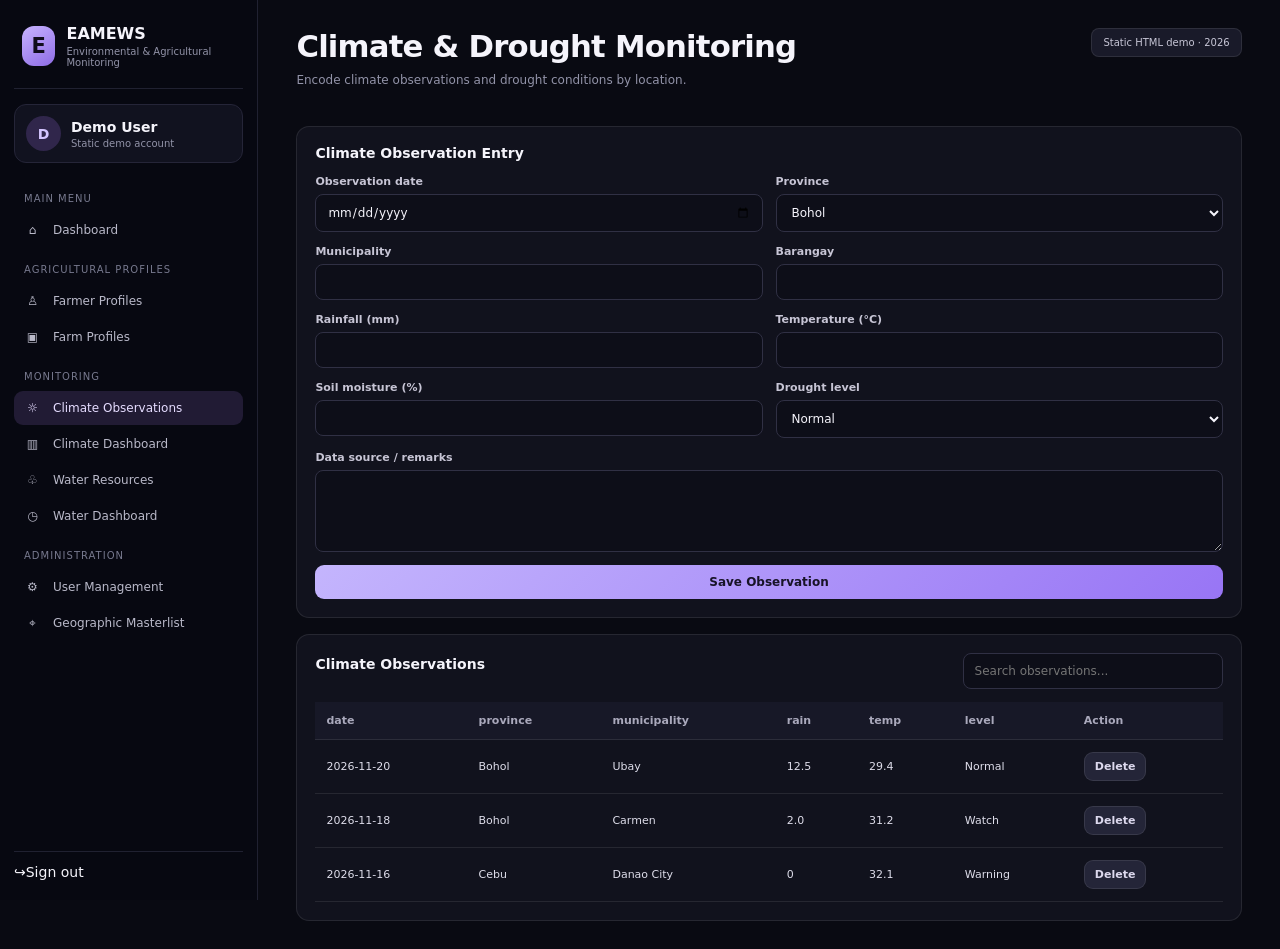
<file: climate.html>
<!doctype html><html lang="en"><head><meta charset="utf-8"><meta name="viewport" content="width=device-width,initial-scale=1"><title>Climate & Drought Monitoring | EAMEWS</title><link rel="stylesheet" href="assets/style.css"></head><body><div class="shell">
<aside class="sidebar"><div class="brand"><div class="brand-mark">E</div><div><strong>EAMEWS</strong><small>Environmental & Agricultural Monitoring</small></div></div><div class="profile"><div class="avatar">D</div><div><b data-user>Demo User</b><small>Static demo account</small></div></div><nav class="nav">
<div class="nav-label">Main menu</div><a href="dashboard.html"><span>⌂</span>Dashboard</a>
<div class="nav-label">Agricultural profiles</div><a href="farmers.html"><span>♙</span>Farmer Profiles</a><a href="farms.html"><span>▣</span>Farm Profiles</a>
<div class="nav-label">Monitoring</div><a href="climate.html" class="active"><span>☼</span>Climate Observations</a><a href="climate_dashboard.html"><span>▥</span>Climate Dashboard</a><a href="water_resources.html"><span>♧</span>Water Resources</a><a href="water_dashboard.html"><span>◷</span>Water Dashboard</a>
<div class="nav-label">Administration</div><a href="users.html"><span>⚙</span>User Management</a><a href="locations.html"><span>⌖</span>Geographic Masterlist</a>
</nav><div class="side-bottom"><a href="login.html" id="logoutLink" class="nav"><span>↪</span>Sign out</a></div></aside>
<main class="main"><header class="topline"><div><h1>Climate & Drought Monitoring</h1><p class="sub">Encode climate observations and drought conditions by location.</p></div><span class="chip">Static HTML demo · <span data-year></span></span></header>
<div class="card"><h2>Climate Observation Entry</h2><form id="climateForm" class="form-grid"><div class="field"><label>Observation date</label><input type="date" name="date" required></div><div class="field"><label>Province</label><select name="province"><option>Bohol</option><option>Cebu</option></select></div><div class="field"><label>Municipality</label><input name="municipality" required></div><div class="field"><label>Barangay</label><input name="barangay"></div><div class="field"><label>Rainfall (mm)</label><input type="number" step="any" min="0" name="rain"></div><div class="field"><label>Temperature (°C)</label><input type="number" step="any" name="temp"></div><div class="field"><label>Soil moisture (%)</label><input type="number" min="0" max="100" step="any" name="moist"></div><div class="field"><label>Drought level</label><select name="level"><option>Normal</option><option>Watch</option><option>Warning</option><option>Critical</option></select></div><div class="field full"><label>Data source / remarks</label><textarea name="source"></textarea></div><div class="field full"><button class="btn">Save Observation</button></div></form></div>
<div class="card section"><div class="toolbar"><h2>Climate Observations</h2><input class="search" id="climateSearch" placeholder="Search observations..."></div><div id="climateTable"></div></div>
</main></div><script src="assets/app.js"></script></body></html>
</file>
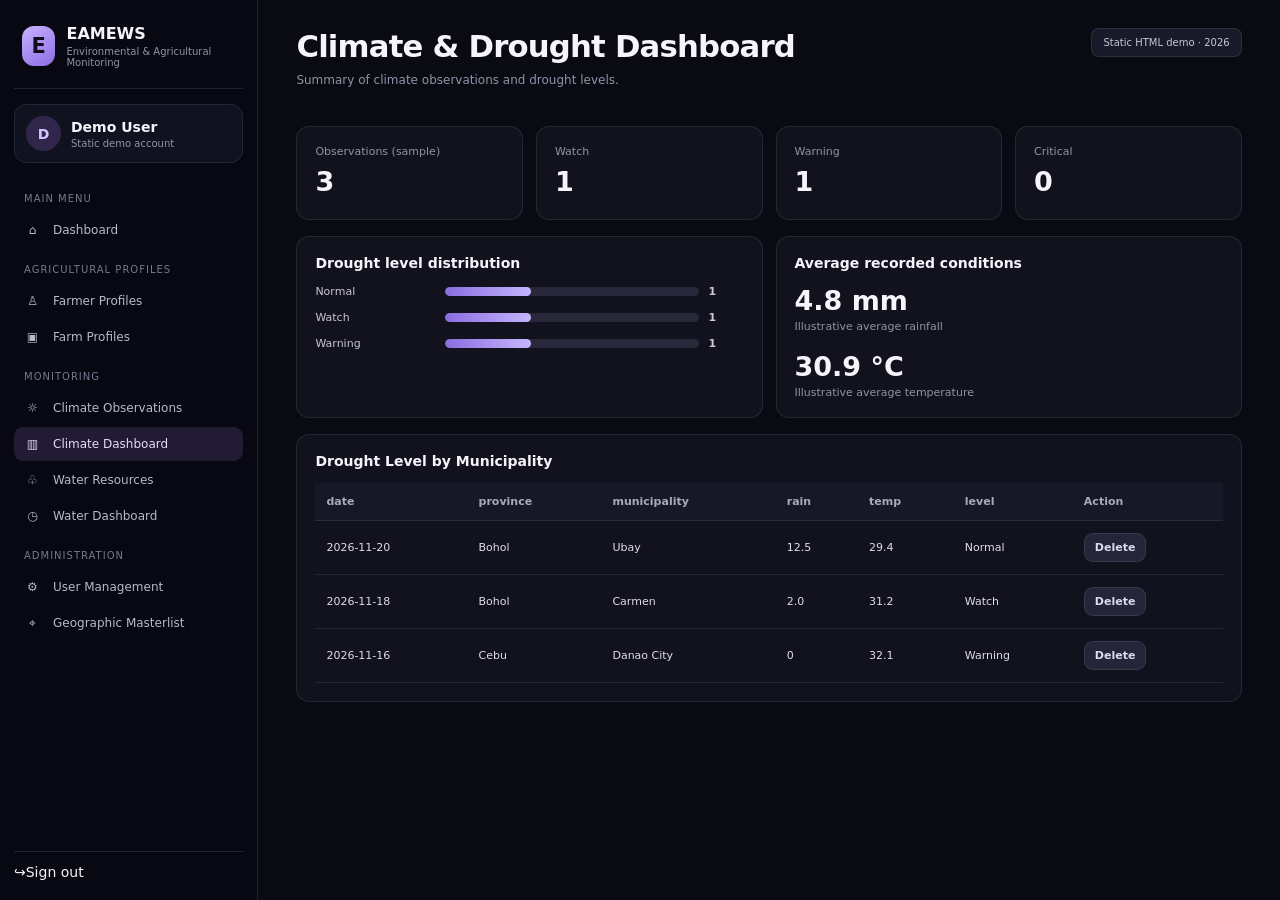
<file: climate_dashboard.html>
<!doctype html><html lang="en"><head><meta charset="utf-8"><meta name="viewport" content="width=device-width,initial-scale=1"><title>Climate & Drought Dashboard | EAMEWS</title><link rel="stylesheet" href="assets/style.css"></head><body><div class="shell">
<aside class="sidebar"><div class="brand"><div class="brand-mark">E</div><div><strong>EAMEWS</strong><small>Environmental & Agricultural Monitoring</small></div></div><div class="profile"><div class="avatar">D</div><div><b data-user>Demo User</b><small>Static demo account</small></div></div><nav class="nav">
<div class="nav-label">Main menu</div><a href="dashboard.html"><span>⌂</span>Dashboard</a>
<div class="nav-label">Agricultural profiles</div><a href="farmers.html"><span>♙</span>Farmer Profiles</a><a href="farms.html"><span>▣</span>Farm Profiles</a>
<div class="nav-label">Monitoring</div><a href="climate.html"><span>☼</span>Climate Observations</a><a href="climate_dashboard.html" class="active"><span>▥</span>Climate Dashboard</a><a href="water_resources.html"><span>♧</span>Water Resources</a><a href="water_dashboard.html"><span>◷</span>Water Dashboard</a>
<div class="nav-label">Administration</div><a href="users.html"><span>⚙</span>User Management</a><a href="locations.html"><span>⌖</span>Geographic Masterlist</a>
</nav><div class="side-bottom"><a href="login.html" id="logoutLink" class="nav"><span>↪</span>Sign out</a></div></aside>
<main class="main"><header class="topline"><div><h1>Climate & Drought Dashboard</h1><p class="sub">Summary of climate observations and drought levels.</p></div><span class="chip">Static HTML demo · <span data-year></span></span></header>
<div class="grid"><div class="card"><div class="metric-label">Observations (sample)</div><div class="metric">3</div></div><div class="card"><div class="metric-label">Watch</div><div class="metric">1</div></div><div class="card"><div class="metric-label">Warning</div><div class="metric">1</div></div><div class="card"><div class="metric-label">Critical</div><div class="metric">0</div></div></div>
<div class="grid two"><div class="card"><h2>Drought level distribution</h2><div class="chart-bars"><div class="bar-row"><span>Normal</span><div class="bar"><i style="width:34%"></i></div><b>1</b></div><div class="bar-row"><span>Watch</span><div class="bar"><i style="width:34%"></i></div><b>1</b></div><div class="bar-row"><span>Warning</span><div class="bar"><i style="width:34%"></i></div><b>1</b></div></div></div><div class="card"><h2>Average recorded conditions</h2><div class="metric">4.8 mm</div><div class="metric-label">Illustrative average rainfall</div><div class="metric" style="margin-top:18px">30.9 °C</div><div class="metric-label">Illustrative average temperature</div></div></div>
<div class="card section"><h2>Drought Level by Municipality</h2><div id="climateTable"></div></div>
</main></div><script src="assets/app.js"></script></body></html>
</file>
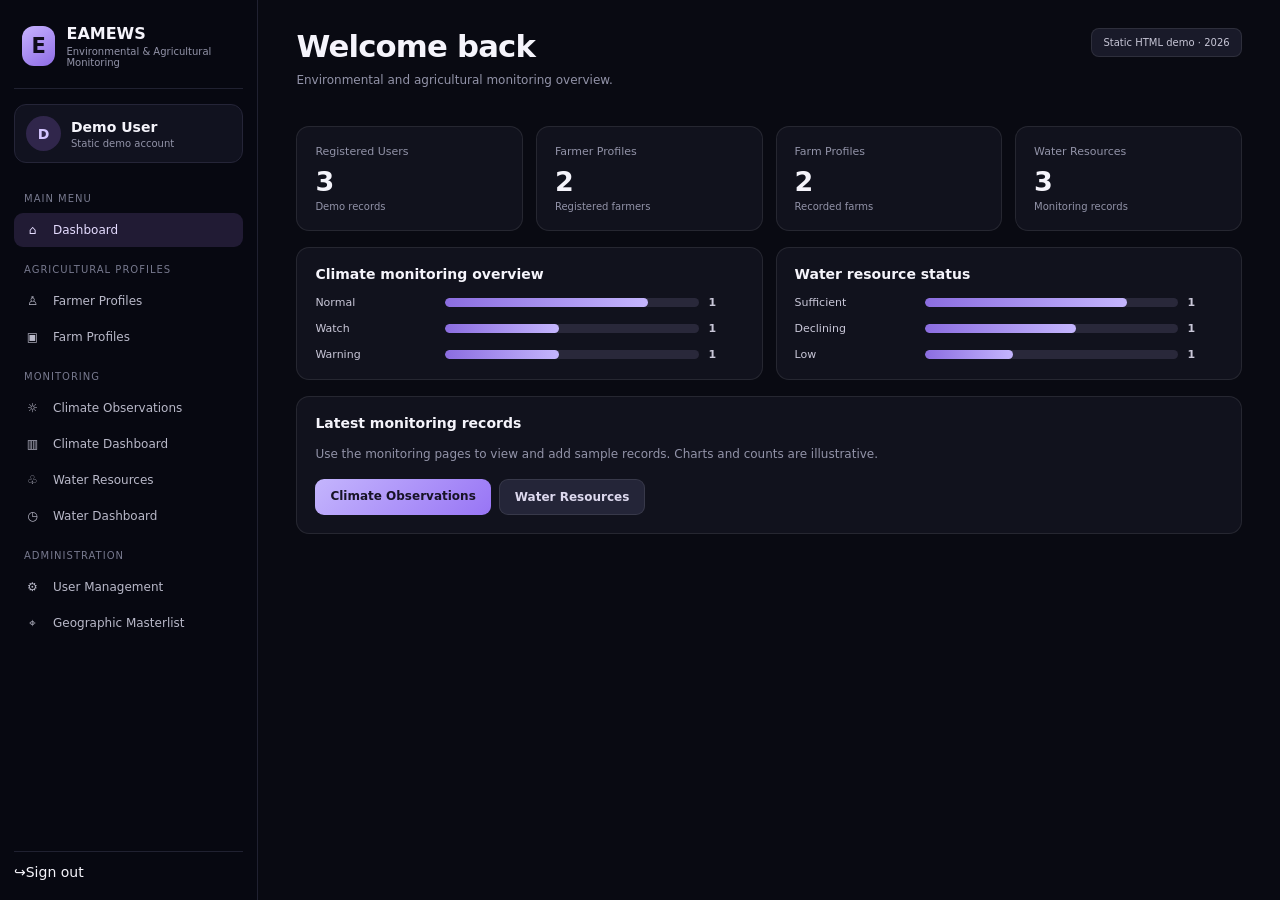
<file: dashboard.html>
<!doctype html><html lang="en"><head><meta charset="utf-8"><meta name="viewport" content="width=device-width,initial-scale=1"><title>Welcome back | EAMEWS</title><link rel="stylesheet" href="assets/style.css"></head><body><div class="shell">
<aside class="sidebar"><div class="brand"><div class="brand-mark">E</div><div><strong>EAMEWS</strong><small>Environmental & Agricultural Monitoring</small></div></div><div class="profile"><div class="avatar">D</div><div><b data-user>Demo User</b><small>Static demo account</small></div></div><nav class="nav">
<div class="nav-label">Main menu</div><a href="dashboard.html" class="active"><span>⌂</span>Dashboard</a>
<div class="nav-label">Agricultural profiles</div><a href="farmers.html"><span>♙</span>Farmer Profiles</a><a href="farms.html"><span>▣</span>Farm Profiles</a>
<div class="nav-label">Monitoring</div><a href="climate.html"><span>☼</span>Climate Observations</a><a href="climate_dashboard.html"><span>▥</span>Climate Dashboard</a><a href="water_resources.html"><span>♧</span>Water Resources</a><a href="water_dashboard.html"><span>◷</span>Water Dashboard</a>
<div class="nav-label">Administration</div><a href="users.html"><span>⚙</span>User Management</a><a href="locations.html"><span>⌖</span>Geographic Masterlist</a>
</nav><div class="side-bottom"><a href="login.html" id="logoutLink" class="nav"><span>↪</span>Sign out</a></div></aside>
<main class="main"><header class="topline"><div><h1>Welcome back</h1><p class="sub">Environmental and agricultural monitoring overview.</p></div><span class="chip">Static HTML demo · <span data-year></span></span></header>
<div class="grid"><div class="card"><div class="metric-label">Registered Users</div><div class="metric" id="uCount">3</div><div class="metric-note">Demo records</div></div><div class="card"><div class="metric-label">Farmer Profiles</div><div class="metric" id="fCount">2</div><div class="metric-note">Registered farmers</div></div><div class="card"><div class="metric-label">Farm Profiles</div><div class="metric" id="farmCount">2</div><div class="metric-note">Recorded farms</div></div><div class="card"><div class="metric-label">Water Resources</div><div class="metric" id="wCount">3</div><div class="metric-note">Monitoring records</div></div></div>
<div class="grid two"><div class="card"><h2>Climate monitoring overview</h2><div class="chart-bars"><div class="bar-row"><span>Normal</span><div class="bar"><i style="width:80%"></i></div><b>1</b></div><div class="bar-row"><span>Watch</span><div class="bar"><i style="width:45%"></i></div><b>1</b></div><div class="bar-row"><span>Warning</span><div class="bar"><i style="width:45%"></i></div><b>1</b></div></div></div><div class="card"><h2>Water resource status</h2><div class="chart-bars"><div class="bar-row"><span>Sufficient</span><div class="bar"><i style="width:80%"></i></div><b>1</b></div><div class="bar-row"><span>Declining</span><div class="bar"><i style="width:60%"></i></div><b>1</b></div><div class="bar-row"><span>Low</span><div class="bar"><i style="width:35%"></i></div><b>1</b></div></div></div></div>
<div class="card section"><h2>Latest monitoring records</h2><p class="sub">Use the monitoring pages to view and add sample records. Charts and counts are illustrative.</p><div class="form-actions"><a class="btn" href="climate.html">Climate Observations</a><a class="btn secondary" href="water_resources.html">Water Resources</a></div></div>
</main></div><script src="assets/app.js"></script></body></html>
</file>
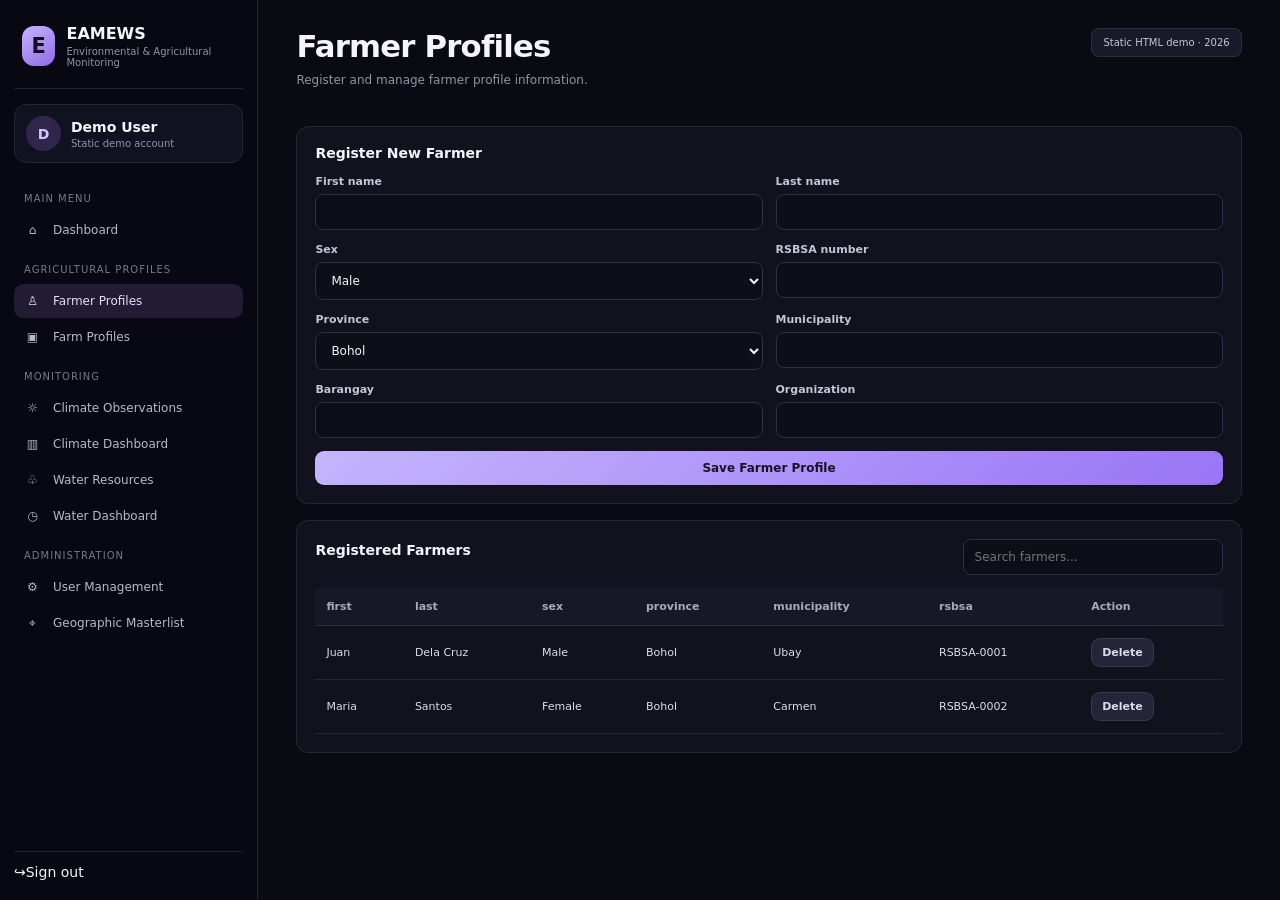
<file: farmers.html>
<!doctype html><html lang="en"><head><meta charset="utf-8"><meta name="viewport" content="width=device-width,initial-scale=1"><title>Farmer Profiles | EAMEWS</title><link rel="stylesheet" href="assets/style.css"></head><body><div class="shell">
<aside class="sidebar"><div class="brand"><div class="brand-mark">E</div><div><strong>EAMEWS</strong><small>Environmental & Agricultural Monitoring</small></div></div><div class="profile"><div class="avatar">D</div><div><b data-user>Demo User</b><small>Static demo account</small></div></div><nav class="nav">
<div class="nav-label">Main menu</div><a href="dashboard.html"><span>⌂</span>Dashboard</a>
<div class="nav-label">Agricultural profiles</div><a href="farmers.html" class="active"><span>♙</span>Farmer Profiles</a><a href="farms.html"><span>▣</span>Farm Profiles</a>
<div class="nav-label">Monitoring</div><a href="climate.html"><span>☼</span>Climate Observations</a><a href="climate_dashboard.html"><span>▥</span>Climate Dashboard</a><a href="water_resources.html"><span>♧</span>Water Resources</a><a href="water_dashboard.html"><span>◷</span>Water Dashboard</a>
<div class="nav-label">Administration</div><a href="users.html"><span>⚙</span>User Management</a><a href="locations.html"><span>⌖</span>Geographic Masterlist</a>
</nav><div class="side-bottom"><a href="login.html" id="logoutLink" class="nav"><span>↪</span>Sign out</a></div></aside>
<main class="main"><header class="topline"><div><h1>Farmer Profiles</h1><p class="sub">Register and manage farmer profile information.</p></div><span class="chip">Static HTML demo · <span data-year></span></span></header>
<div class="card"><h2>Register New Farmer</h2><form id="farmerForm" class="form-grid"><div class="field"><label>First name</label><input name="first" required></div><div class="field"><label>Last name</label><input name="last" required></div><div class="field"><label>Sex</label><select name="sex"><option>Male</option><option>Female</option><option>Other</option></select></div><div class="field"><label>RSBSA number</label><input name="rsbsa"></div><div class="field"><label>Province</label><select name="province"><option>Bohol</option><option>Cebu</option></select></div><div class="field"><label>Municipality</label><input name="municipality" required></div><div class="field"><label>Barangay</label><input name="barangay"></div><div class="field"><label>Organization</label><input name="organization"></div><div class="field full"><button class="btn">Save Farmer Profile</button></div></form></div>
<div class="card section"><div class="toolbar"><h2>Registered Farmers</h2><input class="search" id="farmerSearch" placeholder="Search farmers..."></div><div id="farmersTable"></div></div>
</main></div><script src="assets/app.js"></script></body></html>
</file>
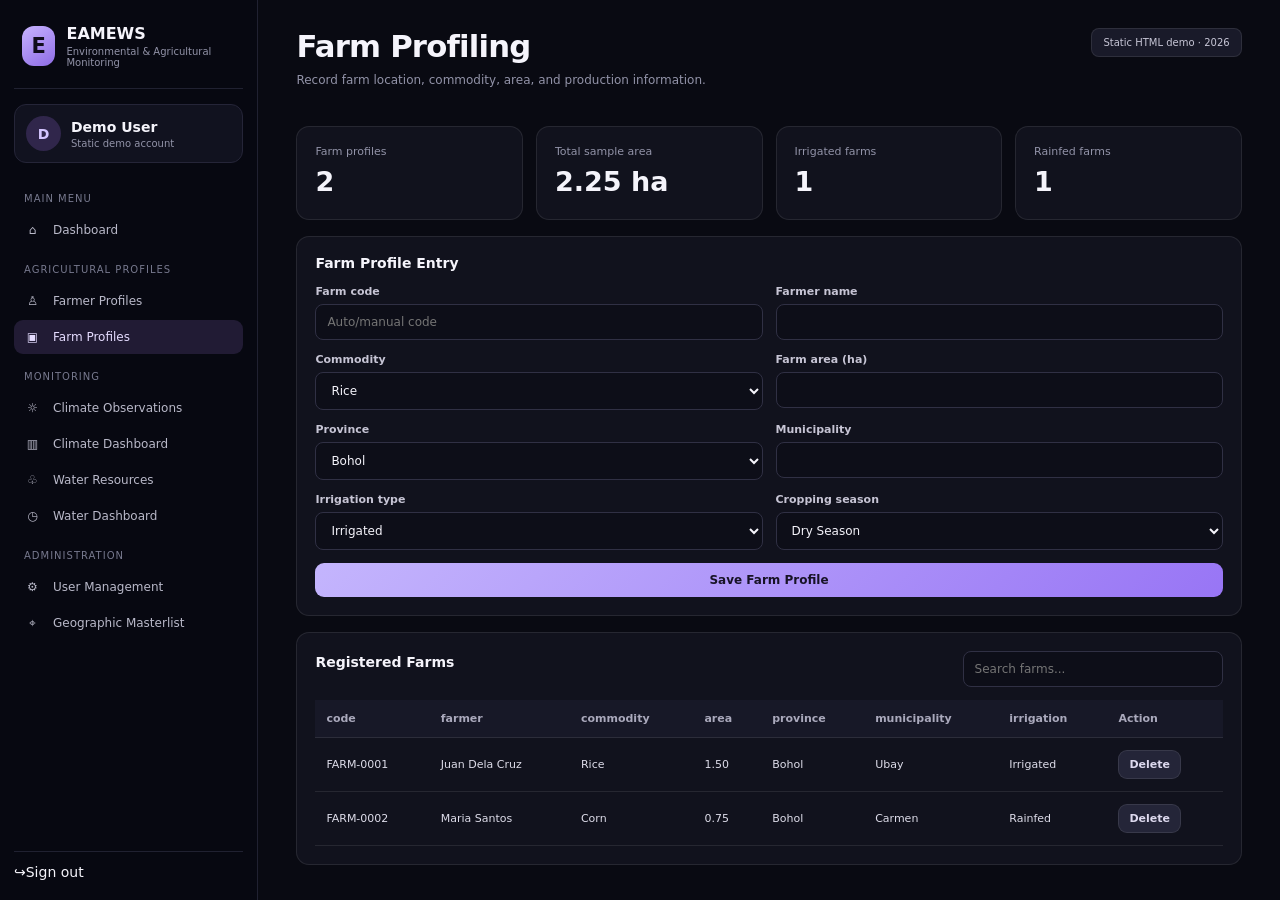
<file: farms.html>
<!doctype html><html lang="en"><head><meta charset="utf-8"><meta name="viewport" content="width=device-width,initial-scale=1"><title>Farm Profiling | EAMEWS</title><link rel="stylesheet" href="assets/style.css"></head><body><div class="shell">
<aside class="sidebar"><div class="brand"><div class="brand-mark">E</div><div><strong>EAMEWS</strong><small>Environmental & Agricultural Monitoring</small></div></div><div class="profile"><div class="avatar">D</div><div><b data-user>Demo User</b><small>Static demo account</small></div></div><nav class="nav">
<div class="nav-label">Main menu</div><a href="dashboard.html"><span>⌂</span>Dashboard</a>
<div class="nav-label">Agricultural profiles</div><a href="farmers.html"><span>♙</span>Farmer Profiles</a><a href="farms.html" class="active"><span>▣</span>Farm Profiles</a>
<div class="nav-label">Monitoring</div><a href="climate.html"><span>☼</span>Climate Observations</a><a href="climate_dashboard.html"><span>▥</span>Climate Dashboard</a><a href="water_resources.html"><span>♧</span>Water Resources</a><a href="water_dashboard.html"><span>◷</span>Water Dashboard</a>
<div class="nav-label">Administration</div><a href="users.html"><span>⚙</span>User Management</a><a href="locations.html"><span>⌖</span>Geographic Masterlist</a>
</nav><div class="side-bottom"><a href="login.html" id="logoutLink" class="nav"><span>↪</span>Sign out</a></div></aside>
<main class="main"><header class="topline"><div><h1>Farm Profiling</h1><p class="sub">Record farm location, commodity, area, and production information.</p></div><span class="chip">Static HTML demo · <span data-year></span></span></header>
<div class="grid"><div class="card"><div class="metric-label">Farm profiles</div><div class="metric">2</div></div><div class="card"><div class="metric-label">Total sample area</div><div class="metric">2.25 ha</div></div><div class="card"><div class="metric-label">Irrigated farms</div><div class="metric">1</div></div><div class="card"><div class="metric-label">Rainfed farms</div><div class="metric">1</div></div></div>
<div class="card"><h2>Farm Profile Entry</h2><form id="farmForm" class="form-grid"><div class="field"><label>Farm code</label><input name="code" placeholder="Auto/manual code"></div><div class="field"><label>Farmer name</label><input name="farmer" required></div><div class="field"><label>Commodity</label><select name="commodity"><option>Rice</option><option>Corn</option><option>Vegetables</option><option>Root Crops</option><option>Fruits</option><option>Other</option></select></div><div class="field"><label>Farm area (ha)</label><input type="number" min="0.01" step="any" name="area" required></div><div class="field"><label>Province</label><select name="province"><option>Bohol</option><option>Cebu</option></select></div><div class="field"><label>Municipality</label><input name="municipality" required></div><div class="field"><label>Irrigation type</label><select name="irrigation"><option>Irrigated</option><option>Rainfed</option><option>Communal</option><option>Other</option></select></div><div class="field"><label>Cropping season</label><select name="season"><option>Dry Season</option><option>Wet Season</option><option>Year-round</option><option>Other</option></select></div><div class="field full"><button class="btn">Save Farm Profile</button></div></form></div>
<div class="card section"><div class="toolbar"><h2>Registered Farms</h2><input class="search" id="farmsSearch" placeholder="Search farms..."></div><div id="farmsTable"></div></div>
</main></div><script src="assets/app.js"></script></body></html>
</file>
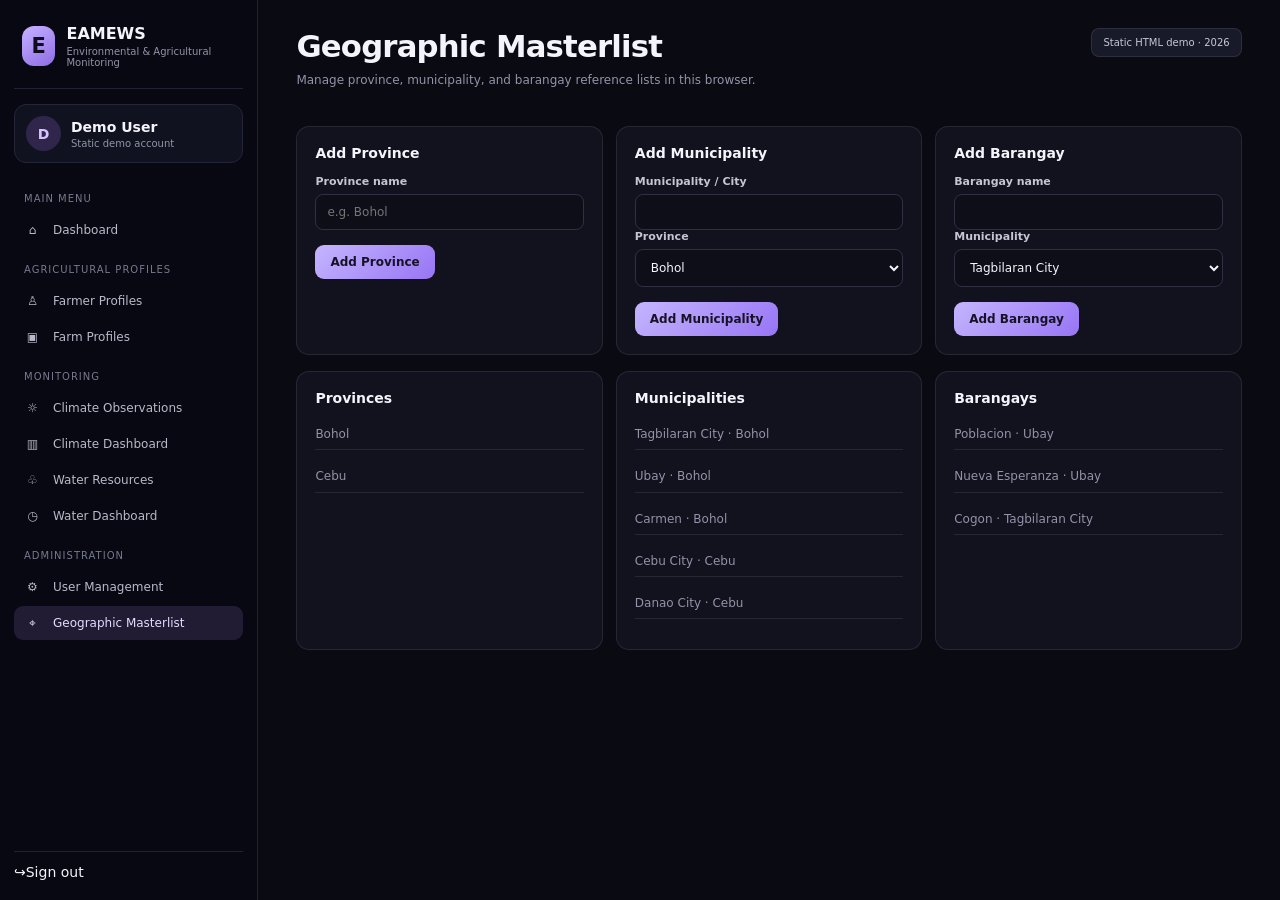
<file: locations.html>
<!doctype html><html lang="en"><head><meta charset="utf-8"><meta name="viewport" content="width=device-width,initial-scale=1"><title>Geographic Masterlist | EAMEWS</title><link rel="stylesheet" href="assets/style.css"></head><body><div class="shell">
<aside class="sidebar"><div class="brand"><div class="brand-mark">E</div><div><strong>EAMEWS</strong><small>Environmental & Agricultural Monitoring</small></div></div><div class="profile"><div class="avatar">D</div><div><b data-user>Demo User</b><small>Static demo account</small></div></div><nav class="nav">
<div class="nav-label">Main menu</div><a href="dashboard.html"><span>⌂</span>Dashboard</a>
<div class="nav-label">Agricultural profiles</div><a href="farmers.html"><span>♙</span>Farmer Profiles</a><a href="farms.html"><span>▣</span>Farm Profiles</a>
<div class="nav-label">Monitoring</div><a href="climate.html"><span>☼</span>Climate Observations</a><a href="climate_dashboard.html"><span>▥</span>Climate Dashboard</a><a href="water_resources.html"><span>♧</span>Water Resources</a><a href="water_dashboard.html"><span>◷</span>Water Dashboard</a>
<div class="nav-label">Administration</div><a href="users.html"><span>⚙</span>User Management</a><a href="locations.html" class="active"><span>⌖</span>Geographic Masterlist</a>
</nav><div class="side-bottom"><a href="login.html" id="logoutLink" class="nav"><span>↪</span>Sign out</a></div></aside>
<main class="main"><header class="topline"><div><h1>Geographic Masterlist</h1><p class="sub">Manage province, municipality, and barangay reference lists in this browser.</p></div><span class="chip">Static HTML demo · <span data-year></span></span></header>
<div class="grid three"><div class="card"><h2>Add Province</h2><form id="provinceForm"><div class="field"><label>Province name</label><input name="name" required placeholder="e.g. Bohol"></div><div class="form-actions"><button class="btn">Add Province</button></div></form></div><div class="card"><h2>Add Municipality</h2><form id="municipalityForm"><div class="field"><label>Municipality / City</label><input name="name" required></div><div class="field"><label>Province</label><select name="province" id="provinceSelect"></select></div><div class="form-actions"><button class="btn">Add Municipality</button></div></form></div><div class="card"><h2>Add Barangay</h2><form id="barangayForm"><div class="field"><label>Barangay name</label><input name="name" required></div><div class="field"><label>Municipality</label><select name="municipality" id="municipalitySelect"></select></div><div class="form-actions"><button class="btn">Add Barangay</button></div></form></div></div>
<div class="grid three"><div class="card"><h2>Provinces</h2><div id="provinceList"></div></div><div class="card"><h2>Municipalities</h2><div id="municipalityList"></div></div><div class="card"><h2>Barangays</h2><div id="barangayList"></div></div></div>
</main></div><script src="assets/app.js"></script></body></html>
</file>
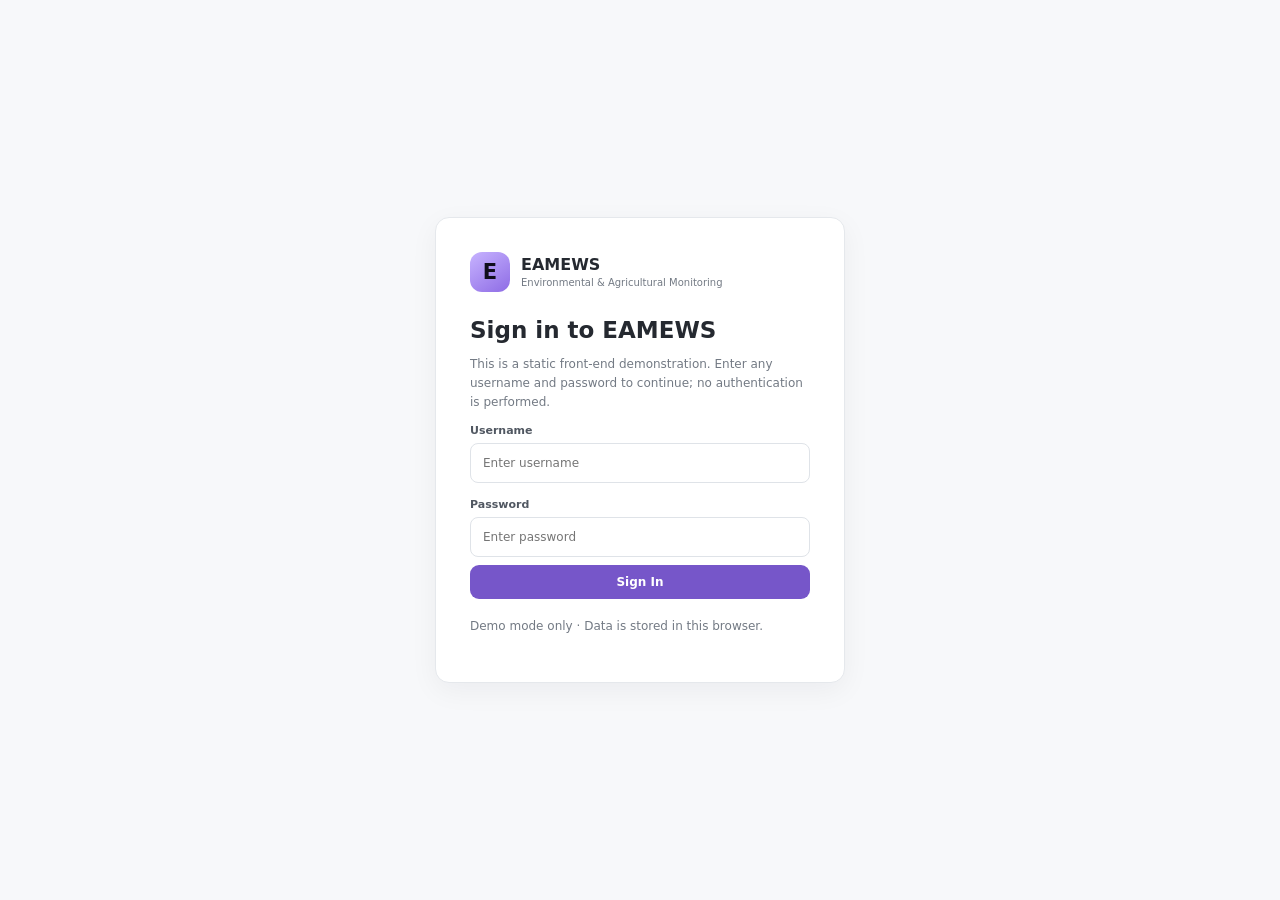
<file: login.html>
<!doctype html><html lang="en"><head><meta charset="utf-8"><meta name="viewport" content="width=device-width,initial-scale=1"><title>Sign In | EAMEWS</title><link rel="stylesheet" href="assets/style.css"></head><body class="login-page"><section class="login-card"><div class="brand"><div class="brand-mark">E</div><div><strong>EAMEWS</strong><small>Environmental & Agricultural Monitoring</small></div></div><h1>Sign in to EAMEWS</h1><p>This is a static front-end demonstration. Enter any username and password to continue; no authentication is performed.</p><form id="loginForm"><div class="field"><label>Username</label><input name="username" required placeholder="Enter username"></div><div class="field" style="margin-top:15px"><label>Password</label><input type="password" name="password" required placeholder="Enter password"></div><button class="btn" type="submit">Sign In</button></form><p style="margin-top:18px">Demo mode only · Data is stored in this browser.</p></section><script src="assets/app.js"></script></body></html>
</file>
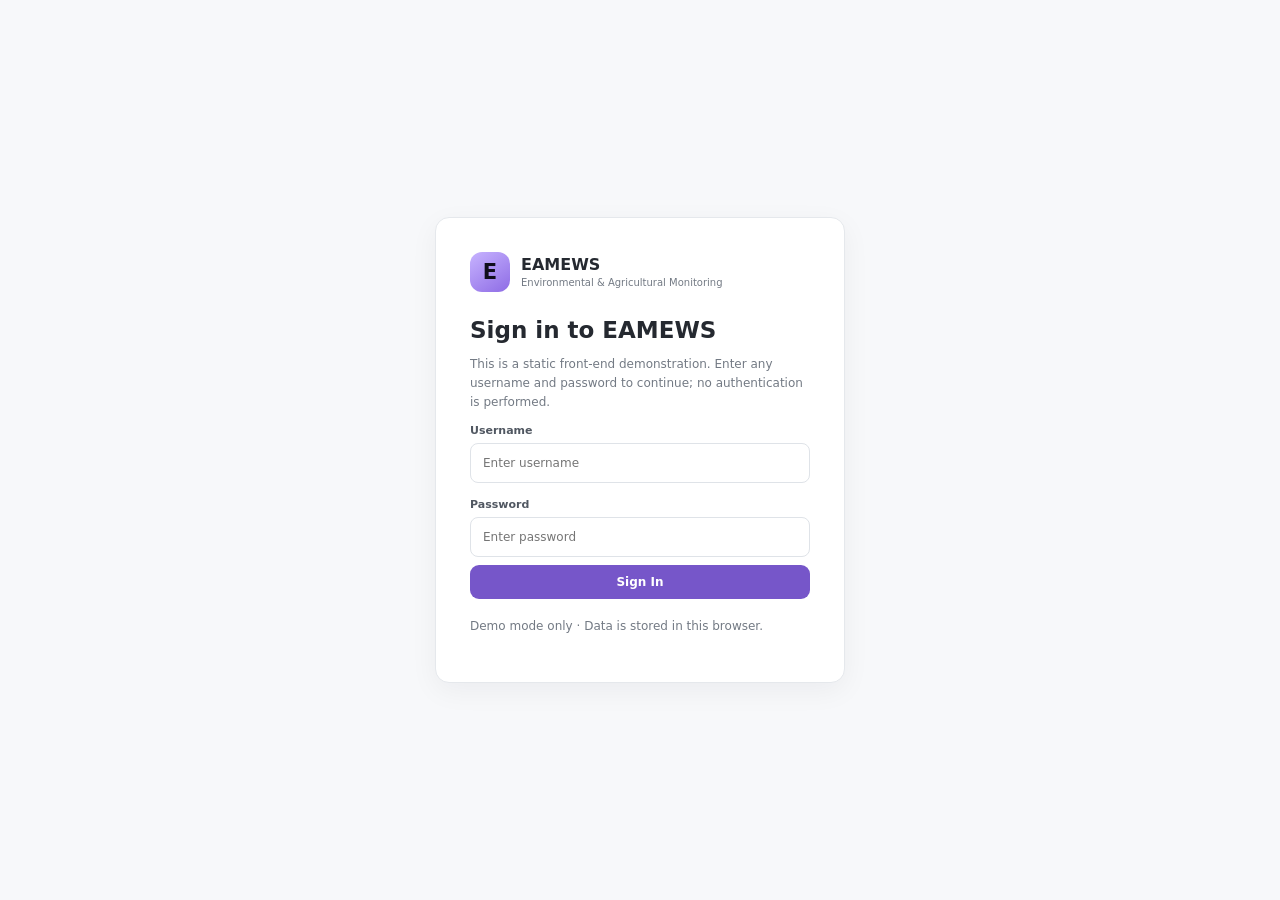
<file: logout.html>
<!doctype html><html><head><meta charset="utf-8"><meta http-equiv="refresh" content="0;url=login.html"><title>Sign out</title></head><body><script>localStorage.removeItem("eamews_user");location.replace("login.html")</script></body></html>
</file>
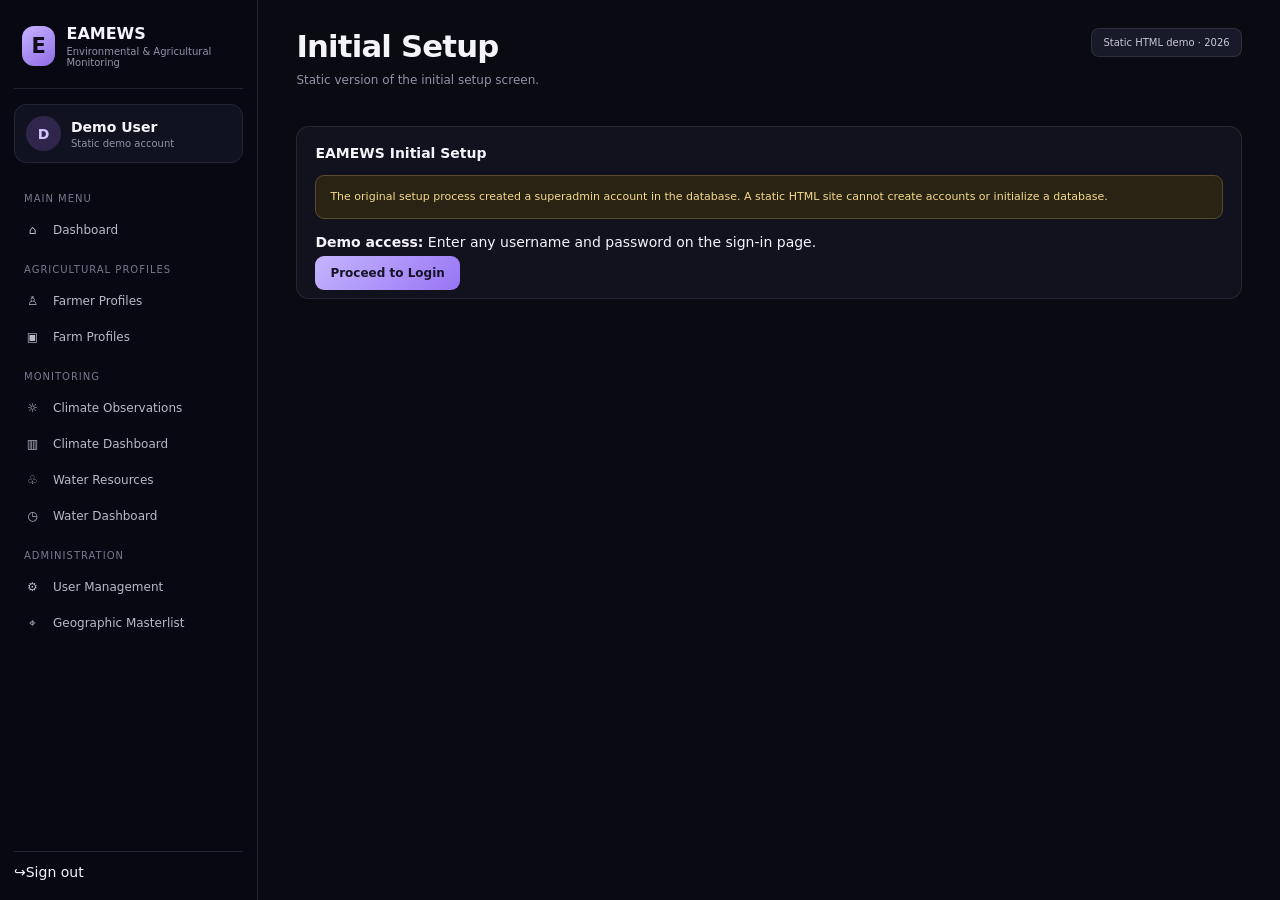
<file: setup.html>
<!doctype html><html lang="en"><head><meta charset="utf-8"><meta name="viewport" content="width=device-width,initial-scale=1"><title>Initial Setup | EAMEWS</title><link rel="stylesheet" href="assets/style.css"></head><body><div class="shell">
<aside class="sidebar"><div class="brand"><div class="brand-mark">E</div><div><strong>EAMEWS</strong><small>Environmental & Agricultural Monitoring</small></div></div><div class="profile"><div class="avatar">D</div><div><b data-user>Demo User</b><small>Static demo account</small></div></div><nav class="nav">
<div class="nav-label">Main menu</div><a href="dashboard.html"><span>⌂</span>Dashboard</a>
<div class="nav-label">Agricultural profiles</div><a href="farmers.html"><span>♙</span>Farmer Profiles</a><a href="farms.html"><span>▣</span>Farm Profiles</a>
<div class="nav-label">Monitoring</div><a href="climate.html"><span>☼</span>Climate Observations</a><a href="climate_dashboard.html"><span>▥</span>Climate Dashboard</a><a href="water_resources.html"><span>♧</span>Water Resources</a><a href="water_dashboard.html"><span>◷</span>Water Dashboard</a>
<div class="nav-label">Administration</div><a href="users.html"><span>⚙</span>User Management</a><a href="locations.html"><span>⌖</span>Geographic Masterlist</a>
</nav><div class="side-bottom"><a href="login.html" id="logoutLink" class="nav"><span>↪</span>Sign out</a></div></aside>
<main class="main"><header class="topline"><div><h1>Initial Setup</h1><p class="sub">Static version of the initial setup screen.</p></div><span class="chip">Static HTML demo · <span data-year></span></span></header><div class="card"><h2>EAMEWS Initial Setup</h2><div class="notice">The original setup process created a superadmin account in the database. A static HTML site cannot create accounts or initialize a database.</div><p><b>Demo access:</b> Enter any username and password on the sign-in page.</p><a class="btn" href="login.html">Proceed to Login</a></div></main></div><script src="assets/app.js"></script></body></html>
</file>
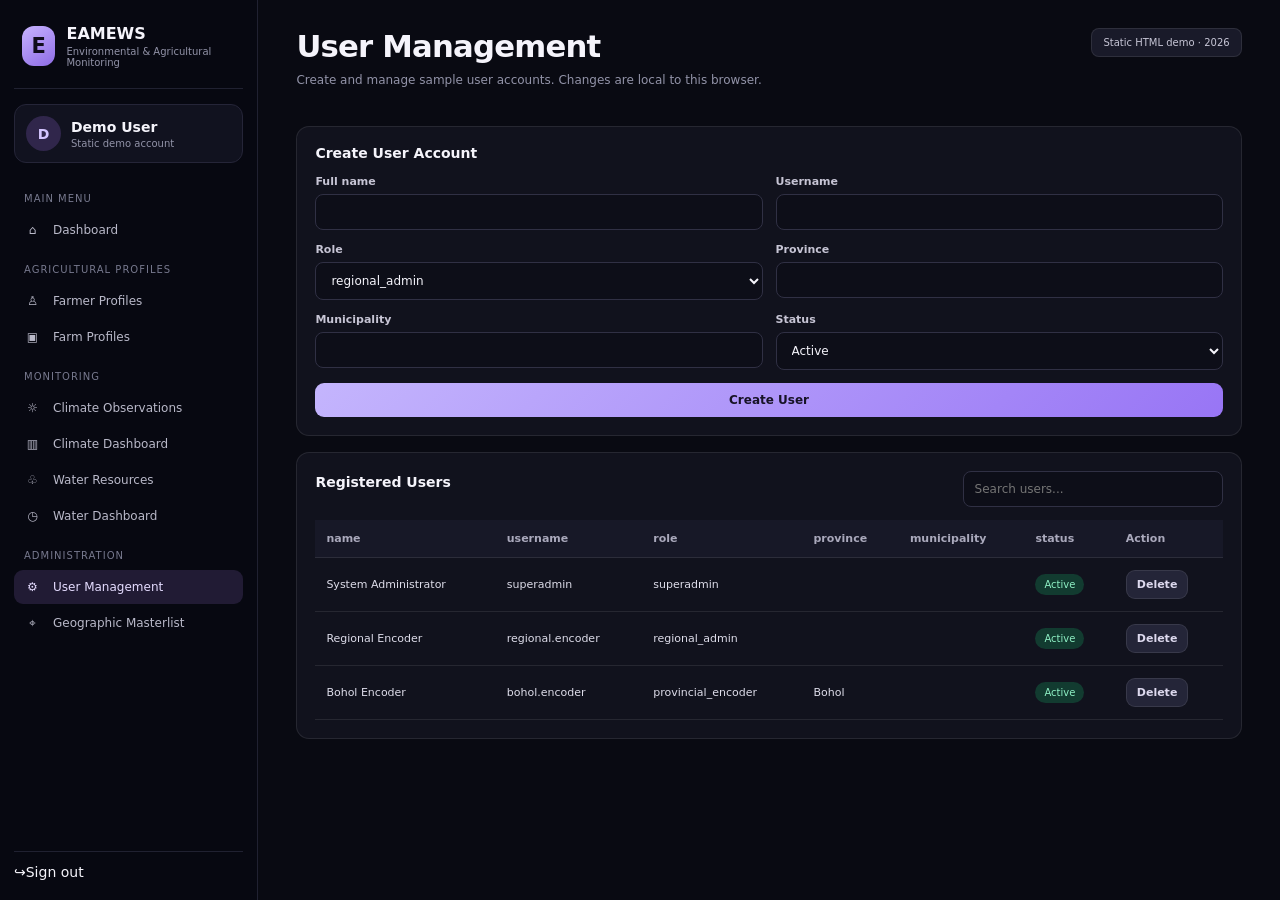
<file: users.html>
<!doctype html><html lang="en"><head><meta charset="utf-8"><meta name="viewport" content="width=device-width,initial-scale=1"><title>User Management | EAMEWS</title><link rel="stylesheet" href="assets/style.css"></head><body><div class="shell">
<aside class="sidebar"><div class="brand"><div class="brand-mark">E</div><div><strong>EAMEWS</strong><small>Environmental & Agricultural Monitoring</small></div></div><div class="profile"><div class="avatar">D</div><div><b data-user>Demo User</b><small>Static demo account</small></div></div><nav class="nav">
<div class="nav-label">Main menu</div><a href="dashboard.html"><span>⌂</span>Dashboard</a>
<div class="nav-label">Agricultural profiles</div><a href="farmers.html"><span>♙</span>Farmer Profiles</a><a href="farms.html"><span>▣</span>Farm Profiles</a>
<div class="nav-label">Monitoring</div><a href="climate.html"><span>☼</span>Climate Observations</a><a href="climate_dashboard.html"><span>▥</span>Climate Dashboard</a><a href="water_resources.html"><span>♧</span>Water Resources</a><a href="water_dashboard.html"><span>◷</span>Water Dashboard</a>
<div class="nav-label">Administration</div><a href="users.html" class="active"><span>⚙</span>User Management</a><a href="locations.html"><span>⌖</span>Geographic Masterlist</a>
</nav><div class="side-bottom"><a href="login.html" id="logoutLink" class="nav"><span>↪</span>Sign out</a></div></aside>
<main class="main"><header class="topline"><div><h1>User Management</h1><p class="sub">Create and manage sample user accounts. Changes are local to this browser.</p></div><span class="chip">Static HTML demo · <span data-year></span></span></header>
<div class="card"><h2>Create User Account</h2><form id="userForm" class="form-grid"><div class="field"><label>Full name</label><input name="name" required></div><div class="field"><label>Username</label><input name="username" required></div><div class="field"><label>Role</label><select name="role"><option>regional_admin</option><option>provincial_encoder</option><option>municipal_encoder</option><option>validator</option><option>viewer</option></select></div><div class="field"><label>Province</label><input name="province"></div><div class="field"><label>Municipality</label><input name="municipality"></div><div class="field"><label>Status</label><select name="status"><option>Active</option><option>Inactive</option></select></div><div class="field full"><button class="btn">Create User</button></div></form></div>
<div class="card section"><div class="toolbar"><h2>Registered Users</h2><input class="search" id="userSearch" placeholder="Search users..."></div><div id="usersTable"></div></div>
</main></div><script src="assets/app.js"></script></body></html>
</file>
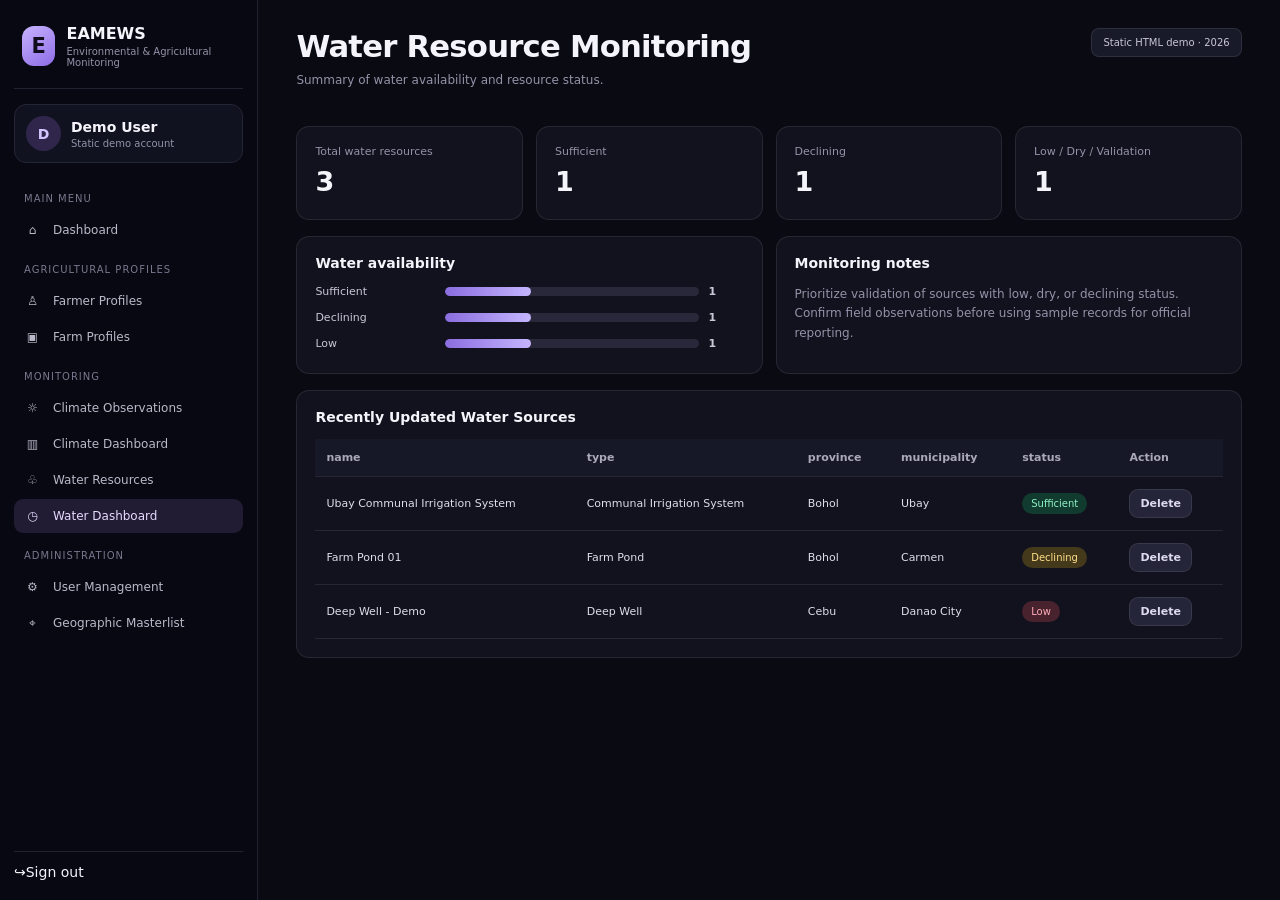
<file: water_dashboard.html>
<!doctype html><html lang="en"><head><meta charset="utf-8"><meta name="viewport" content="width=device-width,initial-scale=1"><title>Water Resource Monitoring | EAMEWS</title><link rel="stylesheet" href="assets/style.css"></head><body><div class="shell">
<aside class="sidebar"><div class="brand"><div class="brand-mark">E</div><div><strong>EAMEWS</strong><small>Environmental & Agricultural Monitoring</small></div></div><div class="profile"><div class="avatar">D</div><div><b data-user>Demo User</b><small>Static demo account</small></div></div><nav class="nav">
<div class="nav-label">Main menu</div><a href="dashboard.html"><span>⌂</span>Dashboard</a>
<div class="nav-label">Agricultural profiles</div><a href="farmers.html"><span>♙</span>Farmer Profiles</a><a href="farms.html"><span>▣</span>Farm Profiles</a>
<div class="nav-label">Monitoring</div><a href="climate.html"><span>☼</span>Climate Observations</a><a href="climate_dashboard.html"><span>▥</span>Climate Dashboard</a><a href="water_resources.html"><span>♧</span>Water Resources</a><a href="water_dashboard.html" class="active"><span>◷</span>Water Dashboard</a>
<div class="nav-label">Administration</div><a href="users.html"><span>⚙</span>User Management</a><a href="locations.html"><span>⌖</span>Geographic Masterlist</a>
</nav><div class="side-bottom"><a href="login.html" id="logoutLink" class="nav"><span>↪</span>Sign out</a></div></aside>
<main class="main"><header class="topline"><div><h1>Water Resource Monitoring</h1><p class="sub">Summary of water availability and resource status.</p></div><span class="chip">Static HTML demo · <span data-year></span></span></header>
<div class="grid"><div class="card"><div class="metric-label">Total water resources</div><div class="metric" id="waterTotal">3</div></div><div class="card"><div class="metric-label">Sufficient</div><div class="metric">1</div></div><div class="card"><div class="metric-label">Declining</div><div class="metric">1</div></div><div class="card"><div class="metric-label">Low / Dry / Validation</div><div class="metric">1</div></div></div>
<div class="grid two"><div class="card"><h2>Water availability</h2><div class="chart-bars"><div class="bar-row"><span>Sufficient</span><div class="bar"><i style="width:34%"></i></div><b>1</b></div><div class="bar-row"><span>Declining</span><div class="bar"><i style="width:34%"></i></div><b>1</b></div><div class="bar-row"><span>Low</span><div class="bar"><i style="width:34%"></i></div><b>1</b></div></div></div><div class="card"><h2>Monitoring notes</h2><p class="sub">Prioritize validation of sources with low, dry, or declining status. Confirm field observations before using sample records for official reporting.</p></div></div>
<div class="card section"><h2>Recently Updated Water Sources</h2><div id="waterTable"></div></div>
</main></div><script src="assets/app.js"></script></body></html>
</file>
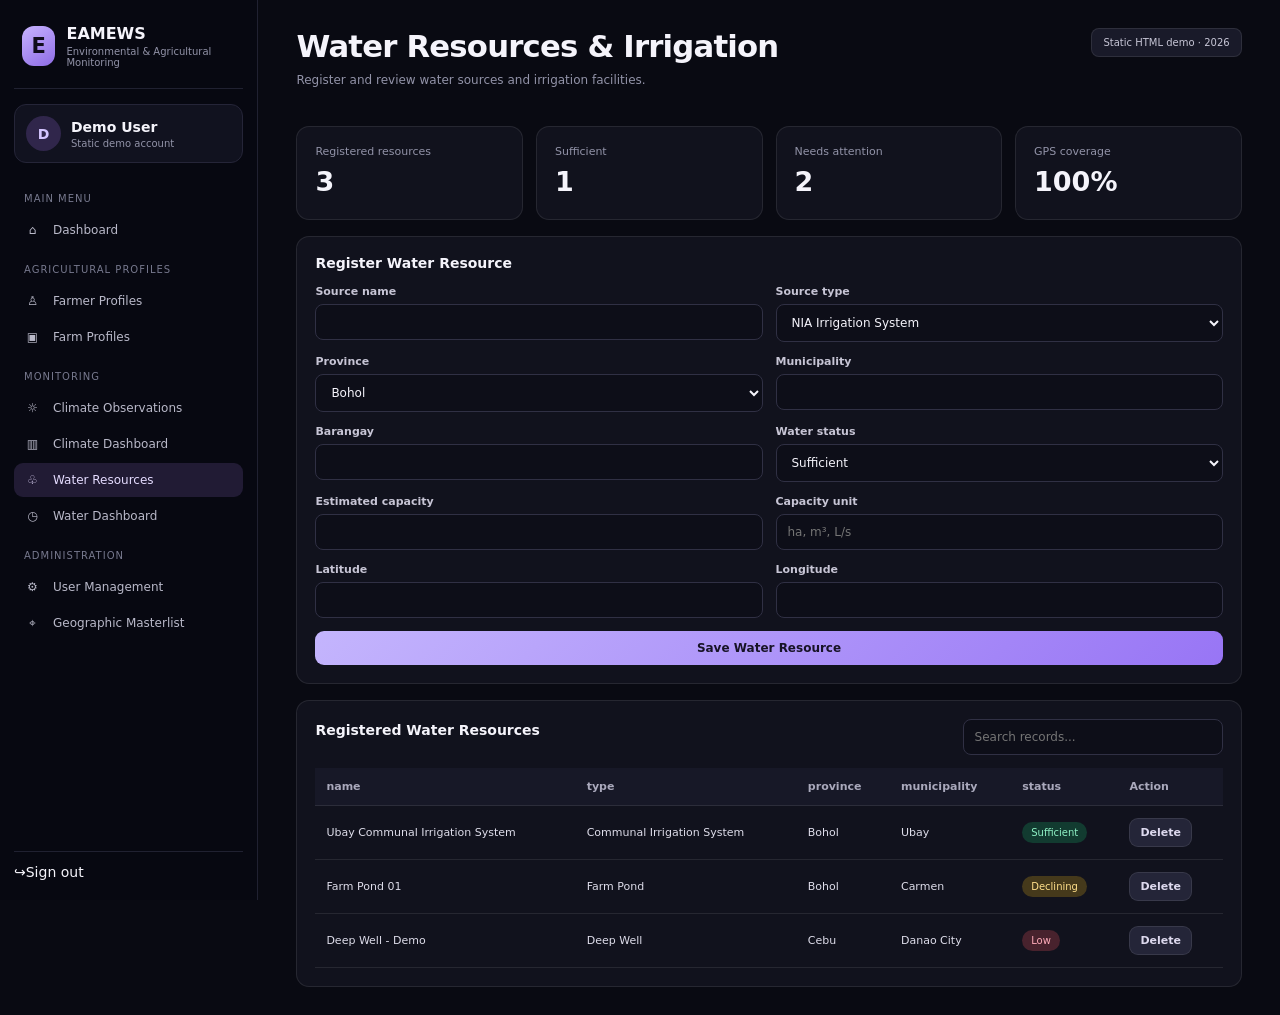
<file: water_resources.html>
<!doctype html><html lang="en"><head><meta charset="utf-8"><meta name="viewport" content="width=device-width,initial-scale=1"><title>Water Resources & Irrigation | EAMEWS</title><link rel="stylesheet" href="assets/style.css"></head><body><div class="shell">
<aside class="sidebar"><div class="brand"><div class="brand-mark">E</div><div><strong>EAMEWS</strong><small>Environmental & Agricultural Monitoring</small></div></div><div class="profile"><div class="avatar">D</div><div><b data-user>Demo User</b><small>Static demo account</small></div></div><nav class="nav">
<div class="nav-label">Main menu</div><a href="dashboard.html"><span>⌂</span>Dashboard</a>
<div class="nav-label">Agricultural profiles</div><a href="farmers.html"><span>♙</span>Farmer Profiles</a><a href="farms.html"><span>▣</span>Farm Profiles</a>
<div class="nav-label">Monitoring</div><a href="climate.html"><span>☼</span>Climate Observations</a><a href="climate_dashboard.html"><span>▥</span>Climate Dashboard</a><a href="water_resources.html" class="active"><span>♧</span>Water Resources</a><a href="water_dashboard.html"><span>◷</span>Water Dashboard</a>
<div class="nav-label">Administration</div><a href="users.html"><span>⚙</span>User Management</a><a href="locations.html"><span>⌖</span>Geographic Masterlist</a>
</nav><div class="side-bottom"><a href="login.html" id="logoutLink" class="nav"><span>↪</span>Sign out</a></div></aside>
<main class="main"><header class="topline"><div><h1>Water Resources & Irrigation</h1><p class="sub">Register and review water sources and irrigation facilities.</p></div><span class="chip">Static HTML demo · <span data-year></span></span></header>
<div class="grid"><div class="card"><div class="metric-label">Registered resources</div><div class="metric" id="waterCount">3</div></div><div class="card"><div class="metric-label">Sufficient</div><div class="metric">1</div></div><div class="card"><div class="metric-label">Needs attention</div><div class="metric">2</div></div><div class="card"><div class="metric-label">GPS coverage</div><div class="metric">100%</div></div></div>
<div class="card"><h2>Register Water Resource</h2><form id="waterForm" class="form-grid"><div class="field"><label>Source name</label><input name="name" required></div><div class="field"><label>Source type</label><select name="type"><option>NIA Irrigation System</option><option>Communal Irrigation System</option><option>Reservoir</option><option>Farm Pond</option><option>Shallow Tube Well</option><option>Deep Well</option><option>Spring</option><option>River/Creek</option><option>Solar-Powered Irrigation System</option><option>Other</option></select></div><div class="field"><label>Province</label><select name="province"><option>Bohol</option><option>Cebu</option></select></div><div class="field"><label>Municipality</label><input name="municipality" required></div><div class="field"><label>Barangay</label><input name="barangay"></div><div class="field"><label>Water status</label><select name="status"><option>Sufficient</option><option>Declining</option><option>Low</option><option>Dry</option><option>For Validation</option></select></div><div class="field"><label>Estimated capacity</label><input name="capacity"></div><div class="field"><label>Capacity unit</label><input name="unit" placeholder="ha, m³, L/s"></div><div class="field"><label>Latitude</label><input name="lat" type="number" step="any"></div><div class="field"><label>Longitude</label><input name="lng" type="number" step="any"></div><div class="field full"><button class="btn">Save Water Resource</button></div></form></div>
<div class="card section"><div class="toolbar"><h2>Registered Water Resources</h2><input class="search" id="waterSearch" placeholder="Search records..."></div><div id="waterTable"></div></div>
</main></div><script src="assets/app.js"></script></body></html>
</file>
<file: assets/style.css>
:root{--bg:#090a12;--panel:#11121d;--panel2:#191a29;--ink:#f5f4fb;--muted:#9293a8;--purple:#a78bfa;--line:rgba(255,255,255,.09);--green:#42d69a;--red:#fb7185;--amber:#fbbf24}
*{box-sizing:border-box}body{margin:0;background:var(--bg);color:var(--ink);font:14px Inter,system-ui,-apple-system,"Segoe UI",sans-serif}
a{color:inherit;text-decoration:none}button,input,select,textarea{font:inherit}.shell{min-height:100vh}.sidebar{position:fixed;inset:0 auto 0 0;width:258px;background:#070811;border-right:1px solid #202131;padding:20px 14px;display:flex;flex-direction:column;z-index:5}
.brand{display:flex;align-items:center;gap:11px;padding:4px 8px 20px;border-bottom:1px solid #202131}.brand-mark{width:40px;height:40px;border-radius:12px;background:linear-gradient(145deg,#c7b3ff,#8e6ce5);display:grid;place-items:center;color:#100d1c;font-size:21px;font-weight:800}.brand strong{font-size:16px}.brand small{display:block;color:var(--muted);font-size:10px;margin-top:3px}
.profile{display:flex;align-items:center;gap:10px;margin:15px 0;padding:11px;border:1px solid #252538;border-radius:12px;background:#11121f}.avatar{width:35px;height:35px;border-radius:50%;background:#30264b;color:#d4c5ff;display:grid;place-items:center;font-weight:800}.profile small{display:block;color:var(--muted);font-size:10px;margin-top:3px}
.nav-label{color:#77798e;font-size:10px;text-transform:uppercase;letter-spacing:1px;padding:15px 10px 7px}.nav a{display:flex;gap:12px;padding:10px;border-radius:9px;color:#b9b9c9;font-size:12px;margin:2px 0}.nav a:hover,.nav a.active{background:#211b34;color:#e5dcff}.nav a span{width:17px;text-align:center}.side-bottom{margin-top:auto;border-top:1px solid #202131;padding-top:12px}
.main{margin-left:258px;padding:28px clamp(18px,3vw,42px);max-width:1800px}.topline{display:flex;align-items:flex-start;justify-content:space-between;gap:15px;margin-bottom:24px}.topline h1{font-size:clamp(23px,2.4vw,31px);font-weight:600;letter-spacing:-.8px;margin:0}.sub{color:var(--muted);font-size:12px;margin-top:7px;line-height:1.6}
.btn{border:0;border-radius:9px;padding:10px 15px;background:linear-gradient(135deg,#c4b5fd,#9875f5);color:#171326;font-weight:750;font-size:12px;cursor:pointer}.btn:hover{filter:brightness(1.08)}.btn.secondary{background:#242538;color:#ddd9ee;border:1px solid var(--line)}.btn.danger{background:#542331;color:#ffd7df}.btn.small{padding:7px 10px;font-size:11px}
.grid{display:grid;grid-template-columns:repeat(4,minmax(0,1fr));gap:13px;margin-bottom:16px}.grid.two{grid-template-columns:repeat(2,minmax(0,1fr))}.grid.three{grid-template-columns:repeat(3,minmax(0,1fr))}
.card{background:var(--panel);border:1px solid var(--line);border-radius:13px;padding:18px;min-width:0}.card h2,.card h3{margin:0 0 14px;font-size:14px;font-weight:650}.metric-label{font-size:11px;color:var(--muted)}.metric{font-size:27px;font-weight:650;margin:8px 0 4px}.metric-note{font-size:10px;color:var(--muted)}
.toolbar{display:flex;justify-content:space-between;align-items:center;gap:10px;flex-wrap:wrap;margin-bottom:13px}.chip{border:1px solid var(--line);background:var(--panel2);color:#c7c6d6;border-radius:8px;padding:8px 11px;font-size:10px}
.table-wrap{overflow:auto}table{width:100%;border-collapse:collapse;min-width:620px}th,td{text-align:left;padding:12px 11px;border-bottom:1px solid var(--line);font-size:11px;vertical-align:middle}th{color:#aaa9bc;font-weight:650;background:#171827;white-space:nowrap}td{color:#deddea}tbody tr:hover{background:#171827}.muted{color:var(--muted)}.status{display:inline-block;border-radius:30px;padding:5px 9px;font-size:10px;background:#252538;color:#d7d3e8}.status.good{background:#123b30;color:#8ef0c4}.status.warn{background:#45391b;color:#ffdf8a}.status.bad{background:#48222d;color:#ffabb9}
.form-grid{display:grid;grid-template-columns:repeat(2,minmax(0,1fr));gap:13px}.field{display:flex;flex-direction:column;gap:6px}.field.full{grid-column:1/-1}label{font-size:11px;color:#c7c5d5;font-weight:600}input,select,textarea{width:100%;background:#0d0e18;color:var(--ink);border:1px solid #303044;border-radius:8px;padding:10px 11px;outline:none;font-size:12px}input:focus,select:focus,textarea:focus{border-color:var(--purple);box-shadow:0 0 0 3px #a78bfa20}textarea{min-height:82px;resize:vertical}.form-actions{display:flex;gap:8px;margin-top:15px;flex-wrap:wrap}
.section{margin-top:16px}.search{max-width:260px}.notice{padding:12px 14px;border:1px solid #594b2b;background:#292313;color:#f6d98c;border-radius:9px;font-size:11px;margin-bottom:15px;line-height:1.6}
.chart-bars{display:flex;flex-direction:column;gap:13px}.bar-row{display:grid;grid-template-columns:120px 1fr 35px;align-items:center;gap:10px;font-size:11px;color:#c9c7d8}.bar{height:9px;border-radius:20px;background:#29283a;overflow:hidden}.bar i{display:block;height:100%;background:linear-gradient(90deg,#8b6de0,#c4b5fd);border-radius:20px}
.login-page{min-height:100vh;display:grid;place-items:center;padding:20px;background:#f7f8fa;color:#252930}.login-card{width:min(100%,410px);padding:34px;background:white;border:1px solid #e5e8ec;border-radius:14px;box-shadow:0 8px 28px #1018280d}.login-card h1{font-size:23px;margin:25px 0 7px}.login-card p{color:#737a84;font-size:12px;line-height:1.6}.login-card label{color:#505761}.login-card input{background:#fff;color:#252930;border-color:#dfe3e8;padding:12px}.login-card .btn{width:100%;margin-top:8px;background:#7656c9;color:white}.login-card .brand{border:0;padding:0}.login-card .brand strong{color:#252930}.login-card .brand small{color:#737a84}
.empty{padding:25px;text-align:center;color:var(--muted);font-size:12px}
@media(max-width:1000px){.sidebar{width:220px}.main{margin-left:220px}.grid{grid-template-columns:repeat(2,minmax(0,1fr))}}
@media(max-width:700px){.sidebar{position:static;width:auto;height:auto;padding:12px}.nav{display:flex;overflow:auto;gap:4px}.nav-label,.profile,.side-bottom{display:none}.nav a{white-space:nowrap}.brand{border:0;padding:4px 8px}.main{margin:0;padding:20px 14px}.grid,.grid.two,.grid.three{grid-template-columns:1fr}.topline{flex-direction:column}.form-grid{grid-template-columns:1fr}.field.full{grid-column:auto}}
</file>
